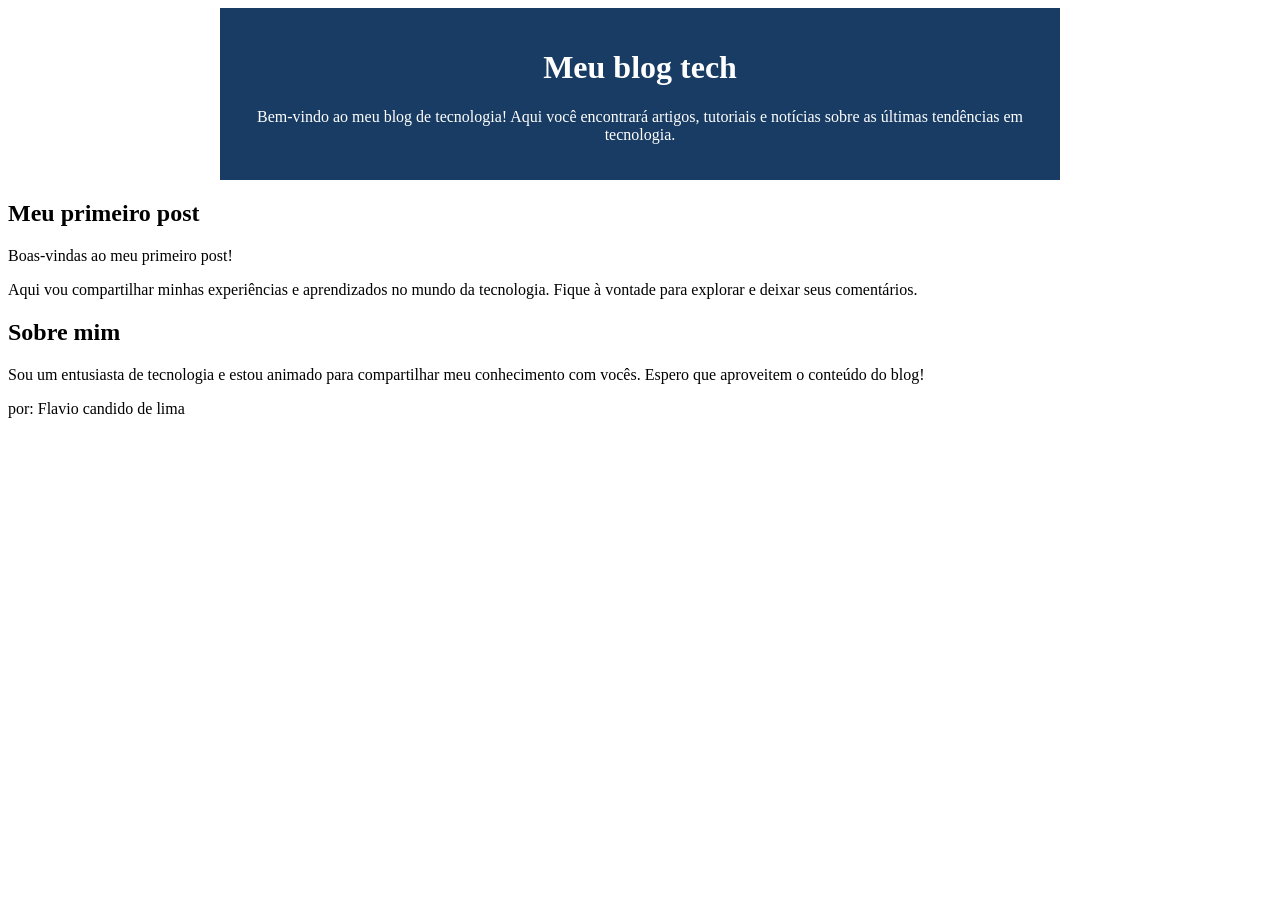
<file: Blog/Index.html>
<!DOCTYPE html>
<html lang="pt-BR">
<head>
    <meta charset="UTF-8">
    <meta name="viewport" content="width=device-width, initial-scale=1.0">
    <title>Meu Primeiro Blog</title>
    <style>
        header {
            background-color: #183c63;
            color: white;
            padding: 20px;
            text-align: center;
            max-width: 800px;
            margin: 0 auto;
        }
        main{
            background-color: #f0f0f0;
            color:#183c63;
            text-align: center;
            max-width: 800px;
            margin: 0 auto;
        }
</style>
</head>
<body>
    <header>
        <h1>Meu blog tech</h1>
        <p>Bem-vindo ao meu blog de tecnologia! Aqui você encontrará artigos, tutoriais e notícias sobre as últimas tendências em tecnologia.</p>
    </header>
    <h2>Meu primeiro post</h2>
    <p>Boas-vindas ao meu primeiro post!</p>
    <p> Aqui vou compartilhar minhas experiências e aprendizados no mundo da tecnologia. Fique à vontade para explorar e deixar seus comentários.</p>
    <h2>Sobre mim</h2>
    <p>Sou um entusiasta de tecnologia e estou animado para compartilhar meu conhecimento com vocês. Espero que aproveitem o conteúdo do blog!</p>
    </p>por: Flavio candido de lima</p>
    </body>
</file>
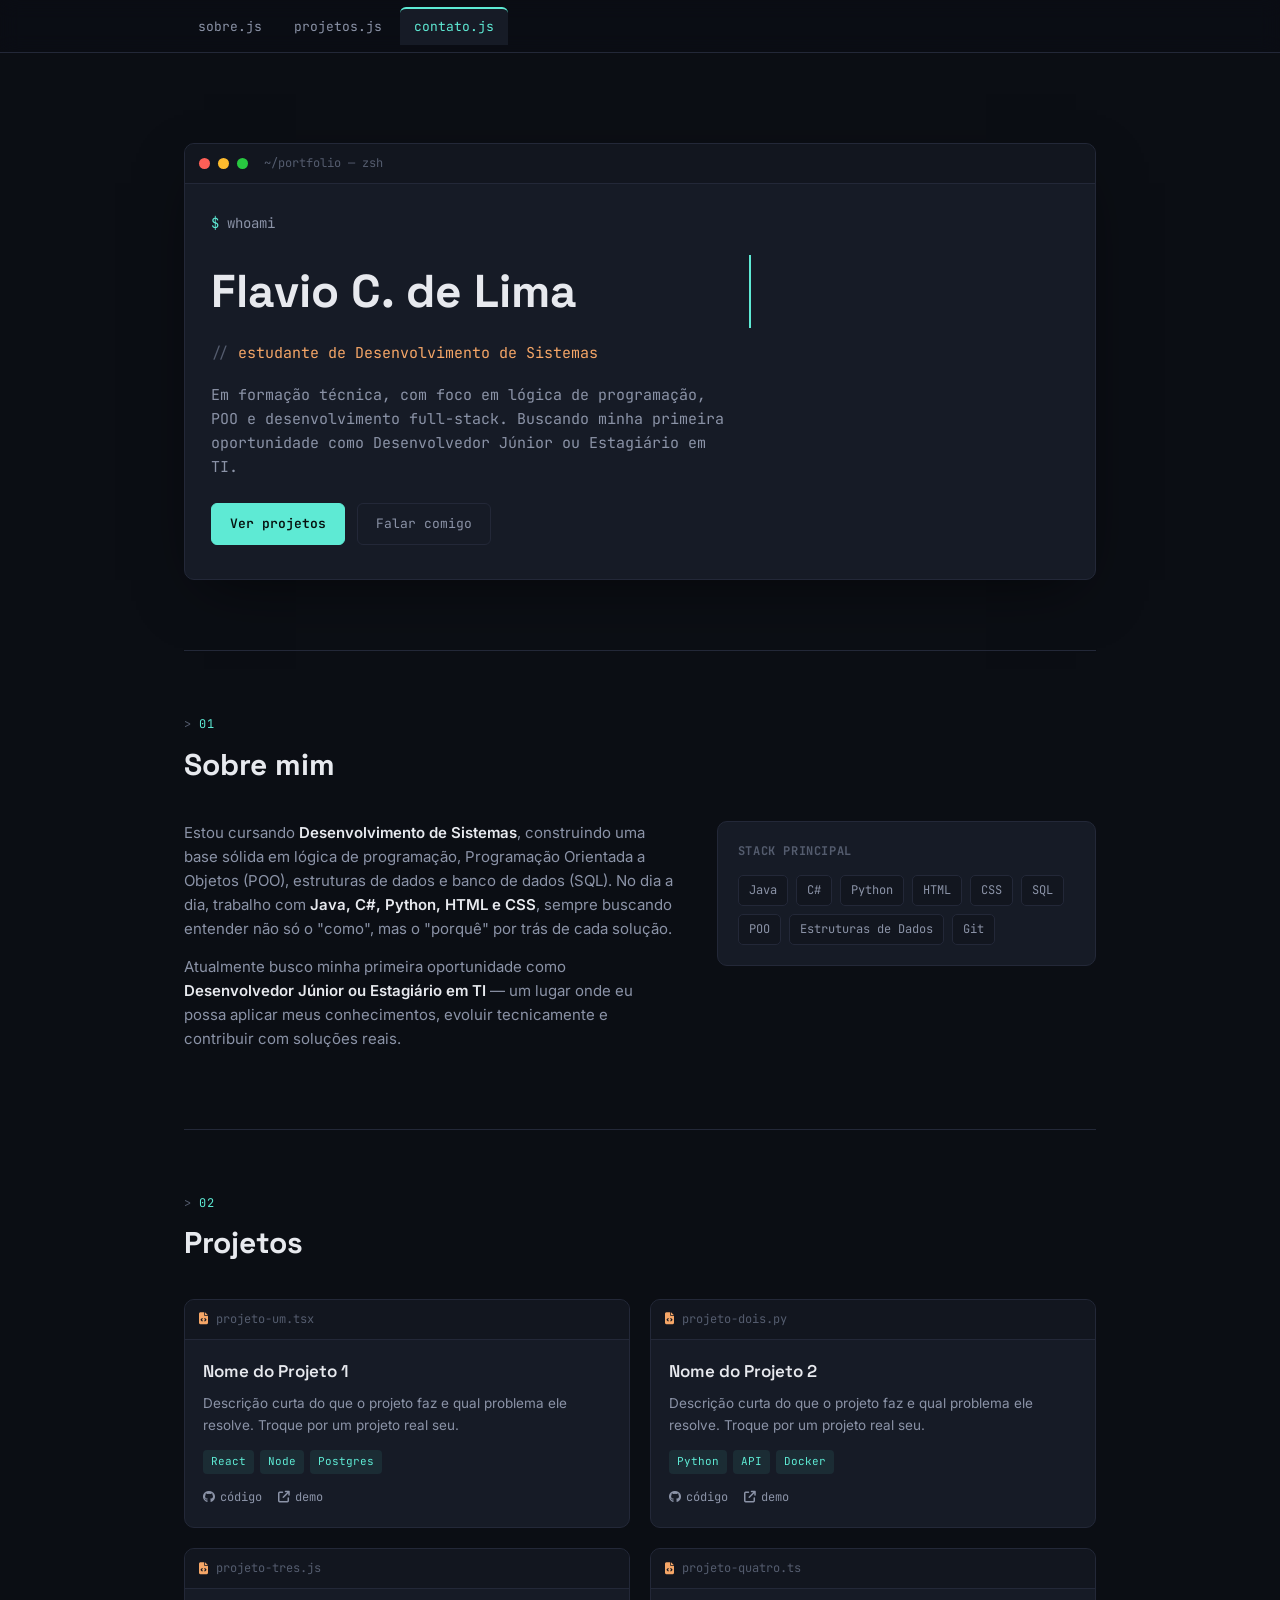
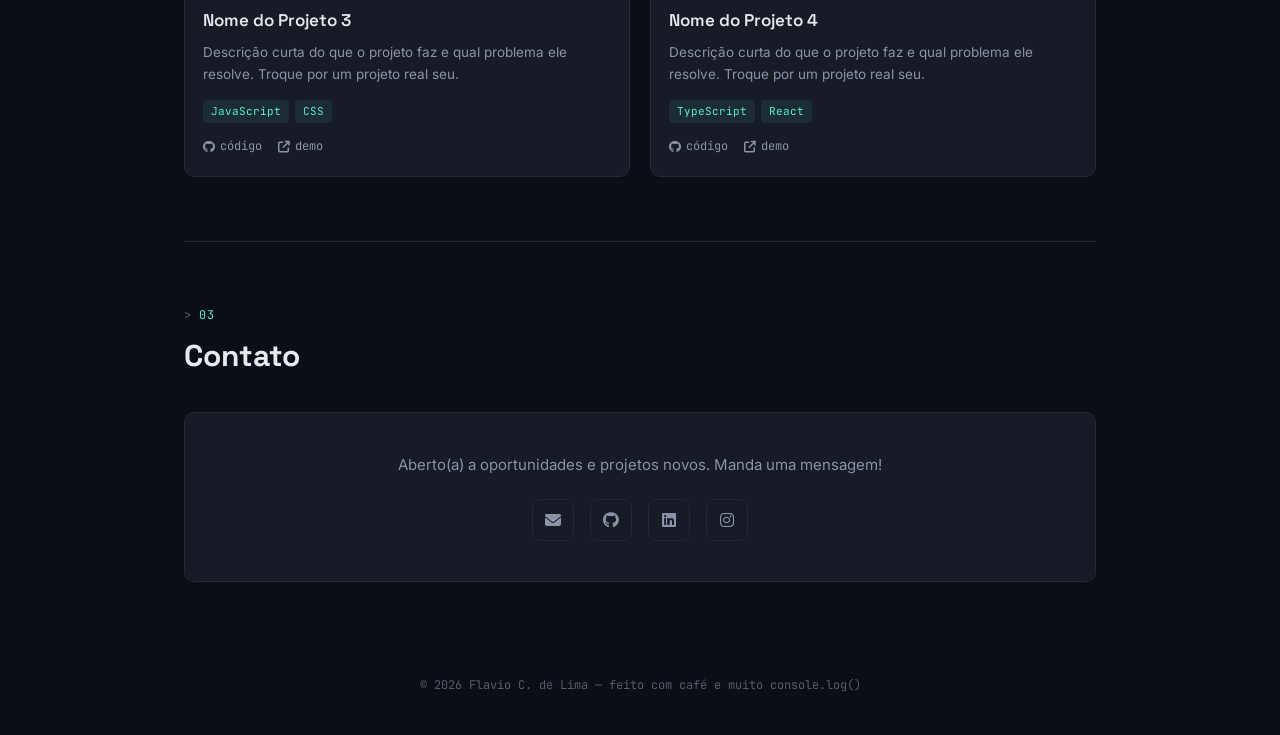
<file: Portifolio.html>
<!DOCTYPE html>
<html lang="pt-br">
<head>
<meta charset="UTF-8">
<meta name="viewport" content="width=device-width, initial-scale=1.0">
<title>Seu Nome — Desenvolvedor(a)</title>
<link rel="preconnect" href="https://fonts.googleapis.com">
<link href="https://fonts.googleapis.com/css2?family=Space+Grotesk:wght@400;500;600;700&family=Inter:wght@400;500;600&family=JetBrains+Mono:wght@400;500;600&display=swap" rel="stylesheet">
<link rel="stylesheet" href="https://cdnjs.cloudflare.com/ajax/libs/font-awesome/6.5.1/css/all.min.css">
<style>
  :root {
    --bg: #0B0E14;
    --bg-elevated: #12161F;
    --bg-card: #161B26;
    --border: #232838;
    --text: #E7E9EE;
    --text-dim: #8B93A7;
    --text-faint: #545C6E;
    --accent: #5EEAD4;
    --accent-dim: #2DD4BF;
    --amber: #F5A667;
    --radius: 10px;
    --mono: 'JetBrains Mono', monospace;
    --display: 'Space Grotesk', sans-serif;
    --body: 'Inter', sans-serif;
  }

  * { box-sizing: border-box; margin: 0; padding: 0; }

  html { scroll-behavior: smooth; }

  body {
    background: var(--bg);
    color: var(--text);
    font-family: var(--body);
    line-height: 1.6;
    -webkit-font-smoothing: antialiased;
  }

  a { color: inherit; text-decoration: none; }

  ::selection { background: var(--accent-dim); color: #0B0E14; }

  @media (prefers-reduced-motion: reduce) {
    * { animation-duration: 0.01ms !important; transition-duration: 0.01ms !important; }
  }

  /* ---------- Layout shell ---------- */
  .wrap {
    max-width: 960px;
    margin: 0 auto;
    padding: 0 24px;
  }

  /* ---------- Nav (tab bar) ---------- */
  nav {
    position: sticky;
    top: 0;
    z-index: 50;
    background: rgba(11,14,20,0.85);
    backdrop-filter: blur(10px);
    border-bottom: 1px solid var(--border);
  }

  .nav-inner {
    max-width: 960px;
    margin: 0 auto;
    padding: 0 24px;
    display: flex;
    align-items: center;
    gap: 4px;
    height: 52px;
    overflow-x: auto;
  }

  .tab {
    font-family: var(--mono);
    font-size: 13px;
    color: var(--text-dim);
    padding: 8px 14px;
    border-radius: 6px 6px 0 0;
    border-top: 2px solid transparent;
    white-space: nowrap;
    transition: color 0.15s, background 0.15s, border-color 0.15s;
  }

  .tab:hover { color: var(--text); background: var(--bg-elevated); }
  .tab.active { color: var(--accent); border-top-color: var(--accent); background: var(--bg-card); }

  /* ---------- Hero / terminal ---------- */
  .hero {
    padding: 90px 0 70px;
  }

  .terminal {
    background: var(--bg-card);
    border: 1px solid var(--border);
    border-radius: var(--radius);
    overflow: hidden;
    box-shadow: 0 20px 60px -20px rgba(0,0,0,0.6);
  }

  .terminal-bar {
    display: flex;
    align-items: center;
    gap: 8px;
    padding: 10px 14px;
    background: var(--bg-elevated);
    border-bottom: 1px solid var(--border);
  }

  .dot { width: 11px; height: 11px; border-radius: 50%; }
  .dot.red { background: #FF5F57; }
  .dot.yellow { background: #FEBC2E; }
  .dot.green { background: #28C840; }

  .terminal-title {
    font-family: var(--mono);
    font-size: 12px;
    color: var(--text-faint);
    margin-left: 8px;
  }

  .terminal-body {
    padding: 28px 26px 34px;
    font-family: var(--mono);
    font-size: 14px;
  }

  .prompt-line { color: var(--text-dim); margin-bottom: 6px; }
  .prompt-line .sym { color: var(--accent); }

  .type-name {
    font-family: var(--display);
    font-weight: 700;
    font-size: clamp(30px, 5vw, 46px);
    color: var(--text);
    margin: 14px 0 6px;
    border-right: 2px solid var(--accent);
    display: inline-block;
    white-space: nowrap;
    overflow: hidden;
    width: 0;
    animation: typing 1.4s steps(20, end) forwards, blink 0.8s step-end infinite;
  }

  @keyframes typing { from { width: 0; } to { width: 18ch; } }
  @keyframes blink { 50% { border-color: transparent; } }

  .role {
    font-family: var(--mono);
    font-size: 15px;
    color: var(--amber);
    margin-bottom: 18px;
  }

  .role::before { content: "// "; color: var(--text-faint); }

  .hero-desc {
    color: var(--text-dim);
    font-size: 15px;
    max-width: 520px;
    margin-bottom: 24px;
  }

  .btn-row { display: flex; gap: 12px; flex-wrap: wrap; }

  .btn {
    font-family: var(--mono);
    font-size: 13px;
    padding: 10px 18px;
    border-radius: 6px;
    border: 1px solid var(--border);
    transition: border-color 0.15s, background 0.15s, transform 0.15s;
  }

  .btn-primary { background: var(--accent); color: #06110F; border-color: var(--accent); font-weight: 600; }
  .btn-primary:hover { background: var(--accent-dim); transform: translateY(-1px); }
  .btn-ghost { color: var(--text-dim); }
  .btn-ghost:hover { color: var(--text); border-color: var(--text-faint); }

  /* ---------- Section headers ---------- */
  section { padding: 64px 0; border-top: 1px solid var(--border); }

  .sec-label {
    font-family: var(--mono);
    font-size: 12px;
    color: var(--accent);
    letter-spacing: 0.06em;
    margin-bottom: 6px;
  }

  .sec-label::before { content: "> "; color: var(--text-faint); }

  .sec-title {
    font-family: var(--display);
    font-weight: 700;
    font-size: clamp(22px, 3.4vw, 30px);
    margin-bottom: 32px;
  }

  /* ---------- About ---------- */
  .about-grid {
    display: grid;
    grid-template-columns: 1.3fr 1fr;
    gap: 40px;
    align-items: start;
  }

  .about-text { color: var(--text-dim); font-size: 15px; }
  .about-text p { margin-bottom: 14px; }
  .about-text strong { color: var(--text); font-weight: 600; }

  .stack-card {
    background: var(--bg-card);
    border: 1px solid var(--border);
    border-radius: var(--radius);
    padding: 20px;
  }

  .stack-card h3 {
    font-family: var(--mono);
    font-size: 12px;
    color: var(--text-faint);
    margin-bottom: 14px;
    text-transform: uppercase;
    letter-spacing: 0.05em;
  }

  .chip-row { display: flex; flex-wrap: wrap; gap: 8px; }

  .chip {
    font-family: var(--mono);
    font-size: 12px;
    color: var(--text-dim);
    background: var(--bg-elevated);
    border: 1px solid var(--border);
    padding: 5px 10px;
    border-radius: 5px;
  }

  /* ---------- Projects ---------- */
  .project-grid {
    display: grid;
    grid-template-columns: repeat(2, 1fr);
    gap: 20px;
  }

  .project-card {
    background: var(--bg-card);
    border: 1px solid var(--border);
    border-radius: var(--radius);
    overflow: hidden;
    transition: border-color 0.2s, transform 0.2s;
  }

  .project-card:hover { border-color: var(--accent-dim); transform: translateY(-3px); }

  .project-file-bar {
    display: flex;
    align-items: center;
    gap: 8px;
    padding: 10px 14px;
    background: var(--bg-elevated);
    border-bottom: 1px solid var(--border);
    font-family: var(--mono);
    font-size: 12px;
    color: var(--text-faint);
  }

  .project-file-bar i { color: var(--amber); font-size: 12px; }

  .project-body { padding: 18px 18px 20px; }

  .project-body h3 {
    font-family: var(--display);
    font-size: 17px;
    font-weight: 600;
    margin-bottom: 8px;
  }

  .project-body p { color: var(--text-dim); font-size: 13.5px; margin-bottom: 14px; }

  .project-tags { display: flex; flex-wrap: wrap; gap: 6px; margin-bottom: 14px; }

  .project-tags span {
    font-family: var(--mono);
    font-size: 11px;
    color: var(--accent);
    background: rgba(94,234,212,0.08);
    padding: 3px 8px;
    border-radius: 4px;
  }

  .project-links { display: flex; gap: 16px; }
  .project-links a {
    font-family: var(--mono);
    font-size: 12px;
    color: var(--text-dim);
    display: flex;
    align-items: center;
    gap: 5px;
    transition: color 0.15s;
  }
  .project-links a:hover { color: var(--accent); }

  /* ---------- Contact ---------- */
  .contact-box {
    background: var(--bg-card);
    border: 1px solid var(--border);
    border-radius: var(--radius);
    padding: 40px;
    text-align: center;
  }

  .contact-box p { color: var(--text-dim); margin-bottom: 22px; font-size: 15px; }

  .social-row { display: flex; justify-content: center; gap: 16px; }

  .social-row a {
    width: 42px; height: 42px;
    display: flex; align-items: center; justify-content: center;
    border: 1px solid var(--border);
    border-radius: 8px;
    color: var(--text-dim);
    transition: color 0.15s, border-color 0.15s, transform 0.15s;
  }
  .social-row a:hover { color: var(--accent); border-color: var(--accent-dim); transform: translateY(-2px); }

  footer {
    text-align: center;
    padding: 30px 0 40px;
    font-family: var(--mono);
    font-size: 12px;
    color: var(--text-faint);
  }

  /* ---------- Responsive ---------- */
  @media (max-width: 720px) {
    .about-grid, .project-grid { grid-template-columns: 1fr; }
    .hero { padding: 60px 0 50px; }
  }

  /* Keyboard focus visibility */
  a:focus-visible, button:focus-visible {
    outline: 2px solid var(--accent);
    outline-offset: 2px;
  }
</style>
</head>
<body>

<nav>
  <div class="nav-inner">
    <a href="#sobre" class="tab active">sobre.js</a>
    <a href="#projetos" class="tab">projetos.js</a>
    <a href="#contato" class="tab">contato.js</a>
  </div>
</nav>

<div class="wrap">

  <!-- HERO -->
  <section class="hero" style="border-top: none;">
    <div class="terminal">
      <div class="terminal-bar">
        <span class="dot red"></span><span class="dot yellow"></span><span class="dot green"></span>
        <span class="terminal-title">~/portfolio — zsh</span>
      </div>
      <div class="terminal-body">
        <div class="prompt-line"><span class="sym">$</span> whoami</div>
        <div class="type-name" style="animation: typing 1.4s steps(18, end) forwards, blink 0.8s step-end infinite;">Flavio C. de Lima</div>
        <div class="role">estudante de Desenvolvimento de Sistemas</div>
        <p class="hero-desc">
          Em formação técnica, com foco em lógica de programação, POO e desenvolvimento
          full-stack. Buscando minha primeira oportunidade como Desenvolvedor Júnior ou
          Estagiário em TI.
        </p>
        <div class="btn-row">
          <a href="#projetos" class="btn btn-primary">Ver projetos</a>
          <a href="#contato" class="btn btn-ghost">Falar comigo</a>
        </div>
      </div>
    </div>
  </section>

  <!-- SOBRE -->
  <section id="sobre">
    <div class="sec-label">01</div>
    <h2 class="sec-title">Sobre mim</h2>
    <div class="about-grid">
      <div class="about-text">
        <p>
          Estou cursando <strong>Desenvolvimento de Sistemas</strong>, construindo uma
          base sólida em lógica de programação, Programação Orientada a Objetos (POO),
          estruturas de dados e banco de dados (SQL). No dia a dia, trabalho com
          <strong>Java, C#, Python, HTML e CSS</strong>, sempre buscando entender não só
          o "como", mas o "porquê" por trás de cada solução.
        </p>
        <p>
          Atualmente busco minha primeira oportunidade como <strong>Desenvolvedor Júnior
          ou Estagiário em TI</strong> — um lugar onde eu possa aplicar meus
          conhecimentos, evoluir tecnicamente e contribuir com soluções reais.
        </p>
      </div>
      <div class="stack-card">
        <h3>Stack principal</h3>
        <div class="chip-row">
          <span class="chip">Java</span>
          <span class="chip">C#</span>
          <span class="chip">Python</span>
          <span class="chip">HTML</span>
          <span class="chip">CSS</span>
          <span class="chip">SQL</span>
          <span class="chip">POO</span>
          <span class="chip">Estruturas de Dados</span>
          <span class="chip">Git</span>
        </div>
      </div>
    </div>
  </section>

  <!-- PROJETOS -->
  <section id="projetos">
    <div class="sec-label">02</div>
    <h2 class="sec-title">Projetos</h2>
    <div class="project-grid">

      <div class="project-card">
        <div class="project-file-bar"><i class="fa-solid fa-file-code"></i> projeto-um.tsx</div>
        <div class="project-body">
          <h3>Nome do Projeto 1</h3>
          <p>Descrição curta do que o projeto faz e qual problema ele resolve. Troque por um projeto real seu.</p>
          <div class="project-tags"><span>React</span><span>Node</span><span>Postgres</span></div>
          <div class="project-links">
            <a href="#"><i class="fa-brands fa-github"></i> código</a>
            <a href="#"><i class="fa-solid fa-arrow-up-right-from-square"></i> demo</a>
          </div>
        </div>
      </div>

      <div class="project-card">
        <div class="project-file-bar"><i class="fa-solid fa-file-code"></i> projeto-dois.py</div>
        <div class="project-body">
          <h3>Nome do Projeto 2</h3>
          <p>Descrição curta do que o projeto faz e qual problema ele resolve. Troque por um projeto real seu.</p>
          <div class="project-tags"><span>Python</span><span>API</span><span>Docker</span></div>
          <div class="project-links">
            <a href="#"><i class="fa-brands fa-github"></i> código</a>
            <a href="#"><i class="fa-solid fa-arrow-up-right-from-square"></i> demo</a>
          </div>
        </div>
      </div>

      <div class="project-card">
        <div class="project-file-bar"><i class="fa-solid fa-file-code"></i> projeto-tres.js</div>
        <div class="project-body">
          <h3>Nome do Projeto 3</h3>
          <p>Descrição curta do que o projeto faz e qual problema ele resolve. Troque por um projeto real seu.</p>
          <div class="project-tags"><span>JavaScript</span><span>CSS</span></div>
          <div class="project-links">
            <a href="#"><i class="fa-brands fa-github"></i> código</a>
            <a href="#"><i class="fa-solid fa-arrow-up-right-from-square"></i> demo</a>
          </div>
        </div>
      </div>

      <div class="project-card">
        <div class="project-file-bar"><i class="fa-solid fa-file-code"></i> projeto-quatro.ts</div>
        <div class="project-body">
          <h3>Nome do Projeto 4</h3>
          <p>Descrição curta do que o projeto faz e qual problema ele resolve. Troque por um projeto real seu.</p>
          <div class="project-tags"><span>TypeScript</span><span>React</span></div>
          <div class="project-links">
            <a href="#"><i class="fa-brands fa-github"></i> código</a>
            <a href="#"><i class="fa-solid fa-arrow-up-right-from-square"></i> demo</a>
          </div>
        </div>
      </div>

    </div>
  </section>

  <!-- CONTATO -->
  <section id="contato">
    <div class="sec-label">03</div>
    <h2 class="sec-title">Contato</h2>
    <div class="contact-box">
      <p>Aberto(a) a oportunidades e projetos novos. Manda uma mensagem!</p>
      <div class="social-row">
        <a href="mailto:Flaviorev3@gmail.com" aria-label="Email"><i class="fa-solid fa-envelope"></i></a>
        <a href="https://github.com/Flaviorev" aria-label="GitHub"><i class="fa-brands fa-github"></i></a>
        <a href="https://www.linkedin.com/in/flavioclima/" aria-label="LinkedIn"><i class="fa-brands fa-linkedin"></i></a>
        <a href="https://www.instagram.com/flaviorev_" aria-label="Instagram"><i class="fa-brands fa-instagram"></i></a>
      </div>
    </div>
  </section>

</div>

<footer>© 2026 Flavio C. de Lima — feito com café e muito console.log()</footer>

<script>
  // marca a aba ativa conforme a seção visível
  const tabs = document.querySelectorAll('.tab');
  const sections = document.querySelectorAll('section[id]');

  const observer = new IntersectionObserver((entries) => {
    entries.forEach(entry => {
      if (entry.isIntersecting) {
        tabs.forEach(t => t.classList.remove('active'));
        const active = document.querySelector('.tab[href="#' + entry.target.id + '"]');
        if (active) active.classList.add('active');
      }
    });
  }, { rootMargin: '-40% 0px -50% 0px' });

  sections.forEach(s => observer.observe(s));
</script>

</body>
</html>
</file>
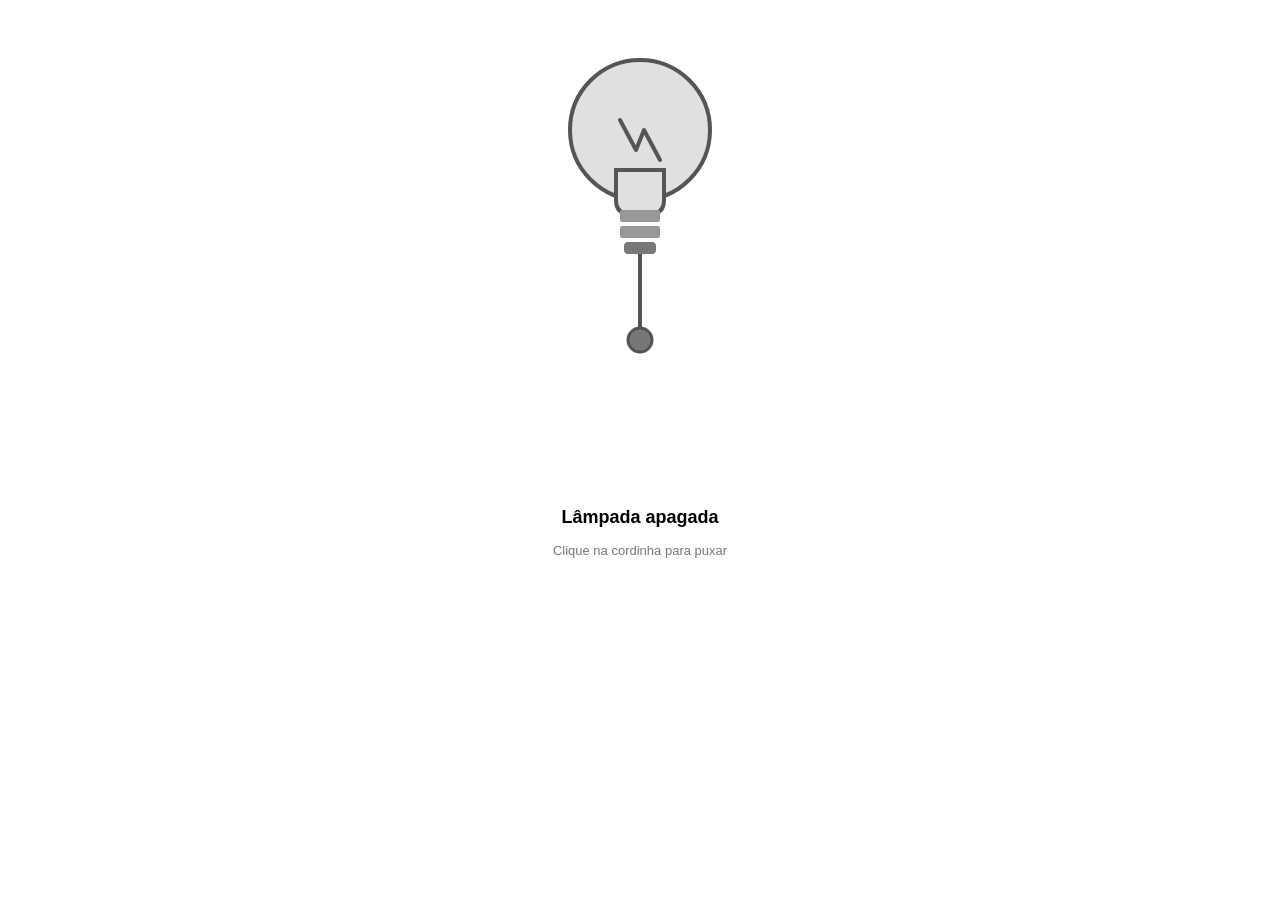
<file: TesteClick.html>
<!DOCTYPE html>
<html lang="pt-br">
<head>
  <meta charset="UTF-8">
  <meta name="viewport" content="width=device-width, initial-scale=1.0">
  <title>Interruptor de corda</title>
  <style>
    body {
      font-family: Arial, sans-serif;
      text-align: center;
      margin-top: 30px;
    }

    svg {
      width: 200px;
      margin-bottom: 15px;
    }

    #corda, #puxador {
      cursor: pointer;
    }

    #status {
      font-size: 18px;
      font-weight: bold;
      margin-bottom: 15px;
    }
  </style>
</head>
<body>

  <svg id="bulb" viewBox="0 0 100 220">
    <!-- lâmpada -->
    <circle id="glow" cx="50" cy="50" r="48" fill="yellow" opacity="0"></circle>
    <circle id="bulbCircle" cx="50" cy="50" r="35" fill="#e0e0e0" stroke="#555" stroke-width="2"></circle>
    <path d="M38 70 L38 85 Q38 92 45 92 L55 92 Q62 92 62 85 L62 70 Z" fill="#e0e0e0" stroke="#555" stroke-width="2"></path>
    <rect x="40" y="90" width="20" height="6" rx="1" fill="#999"></rect>
    <rect x="40" y="98" width="20" height="6" rx="1" fill="#999"></rect>
    <rect x="42" y="106" width="16" height="6" rx="2" fill="#777"></rect>
    <path id="filament" d="M40 45 L48 60 L52 50 L60 65" fill="none" stroke="#555" stroke-width="2" stroke-linecap="round" stroke-linejoin="round"></path>

    <!-- corda -->
    <g id="cordaGrupo">
      <line id="corda" x1="50" y1="112" x2="50" y2="150" stroke="#555" stroke-width="2"></line>
      <circle id="puxador" cx="50" cy="155" r="6" fill="#777" stroke="#555" stroke-width="1.5"></circle>
    </g>

    <!-- mensagem flutuante -->
    <text id="mensagem" x="50" y="50" text-anchor="middle" font-size="9" font-weight="bold" fill="#333" opacity="0" style="transition: opacity 0.3s;"></text>
  </svg>

  <p id="status">Lâmpada apagada</p>
  <p style="font-size: 13px; color: #777;">Clique na cordinha para puxar</p>

  <script>
  let ligada = false;
  let puxando = false;

  function atualizarVisual() {
    var glow = document.getElementById("glow");
    var bulbCircle = document.getElementById("bulbCircle");
    var filament = document.getElementById("filament");
    var status = document.getElementById("status");

    if (ligada) {
      glow.setAttribute("opacity", "0.5");
      bulbCircle.setAttribute("fill", "#ffd11a");
      filament.setAttribute("stroke", "#b36b00");
      status.textContent = "Lâmpada acesa";
    } else {
      glow.setAttribute("opacity", "0");
      bulbCircle.setAttribute("fill", "#e0e0e0");
      filament.setAttribute("stroke", "#555");
      status.textContent = "Lâmpada apagada";
    }
  }

  let mensagemTimeout;

  function mostrarMensagem(texto) {
    var mensagem = document.getElementById("mensagem");
    mensagem.textContent = texto;
    mensagem.setAttribute("opacity", "1");

    clearTimeout(mensagemTimeout);
    mensagemTimeout = setTimeout(function () {
      mensagem.setAttribute("opacity", "0");
    }, 1200);
  }

  function puxarCorda() {
    if (puxando) return;
    puxando = true;

    var corda = document.getElementById("corda");
    var puxador = document.getElementById("puxador");

    // animação: puxa a corda para baixo
    corda.setAttribute("y2", "170");
    puxador.setAttribute("cy", "175");

    // liga/desliga e mostra a mensagem no meio da lâmpada
    ligada = !ligada;
    atualizarVisual();
    mostrarMensagem(ligada ? "Ligada!" : "Desligada!");

    // depois de um instante, a corda volta pro lugar
    setTimeout(function () {
      corda.setAttribute("y2", "150");
      puxador.setAttribute("cy", "155");
      puxando = false;
    }, 200);
  }

  document.getElementById("corda").addEventListener("click", puxarCorda);
  document.getElementById("puxador").addEventListener("click", puxarCorda);
  </script>

</body>
</html>
</file>
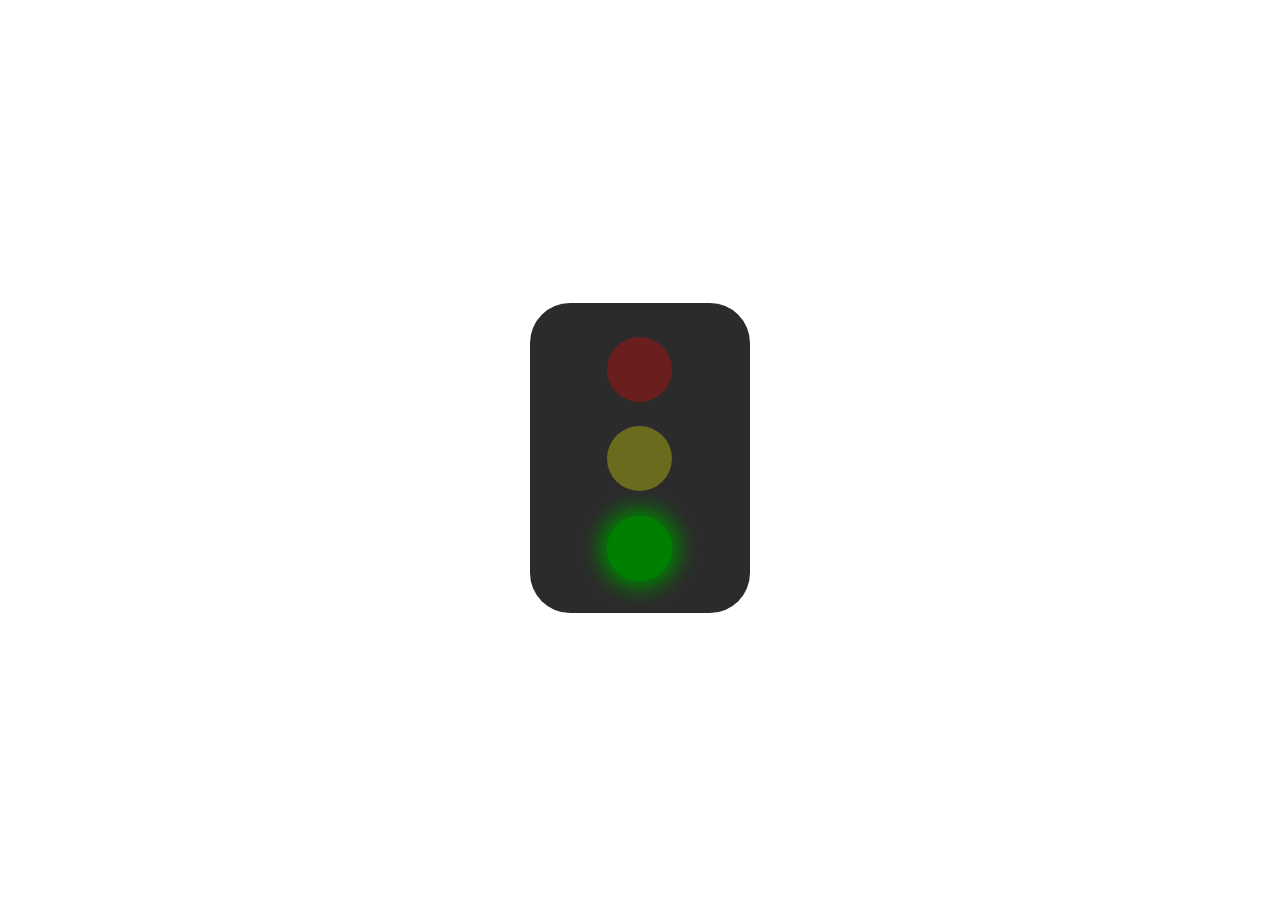
<file: Blog/MeuBlogPt2/Project-Semaforo/Semafaro.html>
<!DOCTYPE html>
<html lang="pt-BR">

<head>
    <title> Semafaro </title>
    <meta charset="UTF-8"> 
    <meta name="viewport" content="width=device-width, initial-scale=1.0">
    <link rel="stylesheet" href="Semaforo.css">
</head>

<body>
<div class="semaforo">
 <div class="corpo">
  <div class="luz-vermelha"></div>
  <div class="luz-amarela"></div>
  <div class="luz-verde"></div>
 </div>
</div>
<script src="script.js"></script>
</body>

</html>
</file>
<file: Blog/MeuBlogPt2/Project-Semaforo/Semaforo.css>
body{
    display: flex;
    justify-content: center;
    height: 100vh;
    align-items: center;
}
.corpo{
    width: 220px;
    height: 310px;
    background-color: #2b2b2b;
    border-radius: 40px
}
.semaforo {position: relative;}
.luz-vermelha{
    position: absolute;
    width: 65px;
    height: 65px;
    border-radius: 50%;
    background-color: red;
    left: 77px;
    top: 34px;
    opacity: 0.3;
}
.luz-amarela{
    position: absolute;
    width: 65px;
    height: 65px;
    border-radius: 50%;
    background-color: yellow;
    left: 77px;
    top: 123px;
    opacity: 0.3;
}
.luz-verde{
    position: absolute;
    width: 65px;
    height: 65px;
    border-radius: 50%;
    background-color: green;
    left: 77px;
    top: 213px;
    opacity: 0.3;
}
.luz-vermelha.acesa {opacity: 1; box-shadow: 0 0 20px 8px red;}
.luz-amarela.acesa {opacity: 1; box-shadow: 0 0 20px 8px yellow;}
.luz-verde.acesa {opacity: 1; box-shadow: 0 0 20px 8px green;}
</file>
